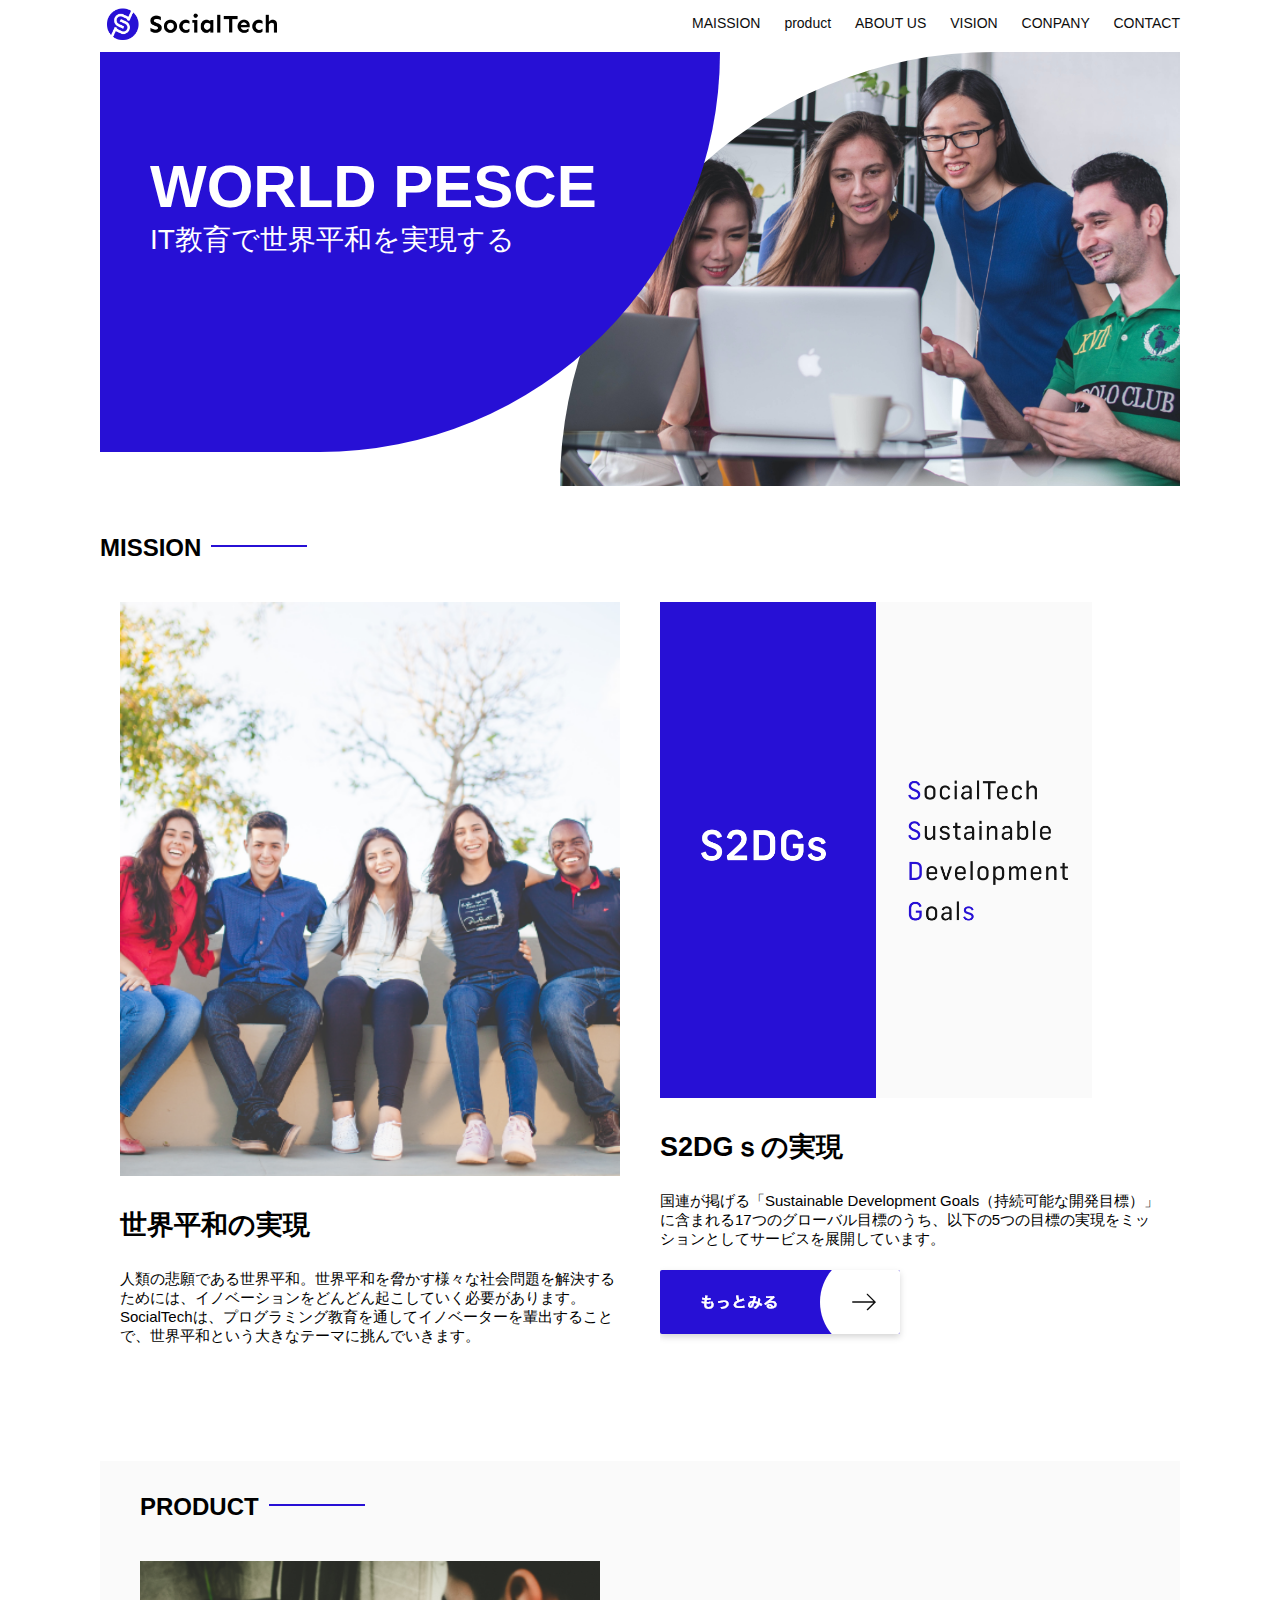
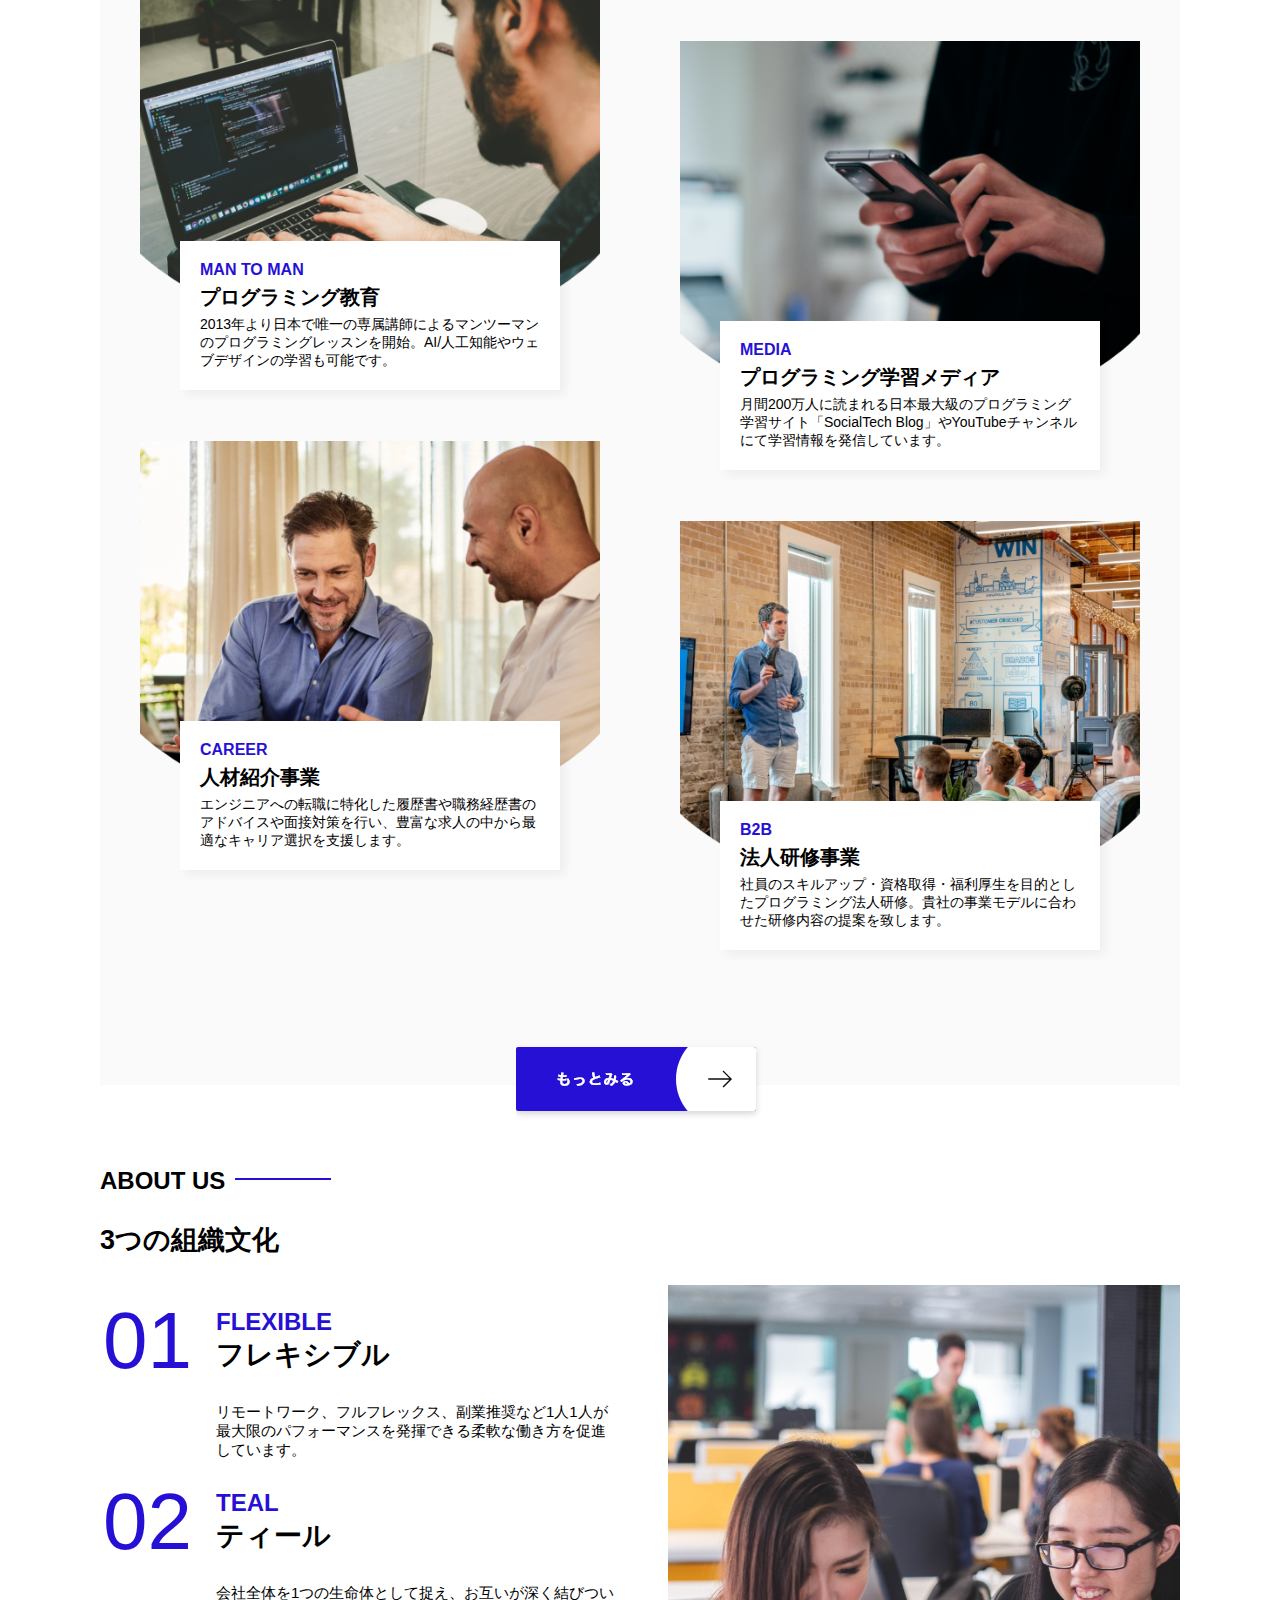
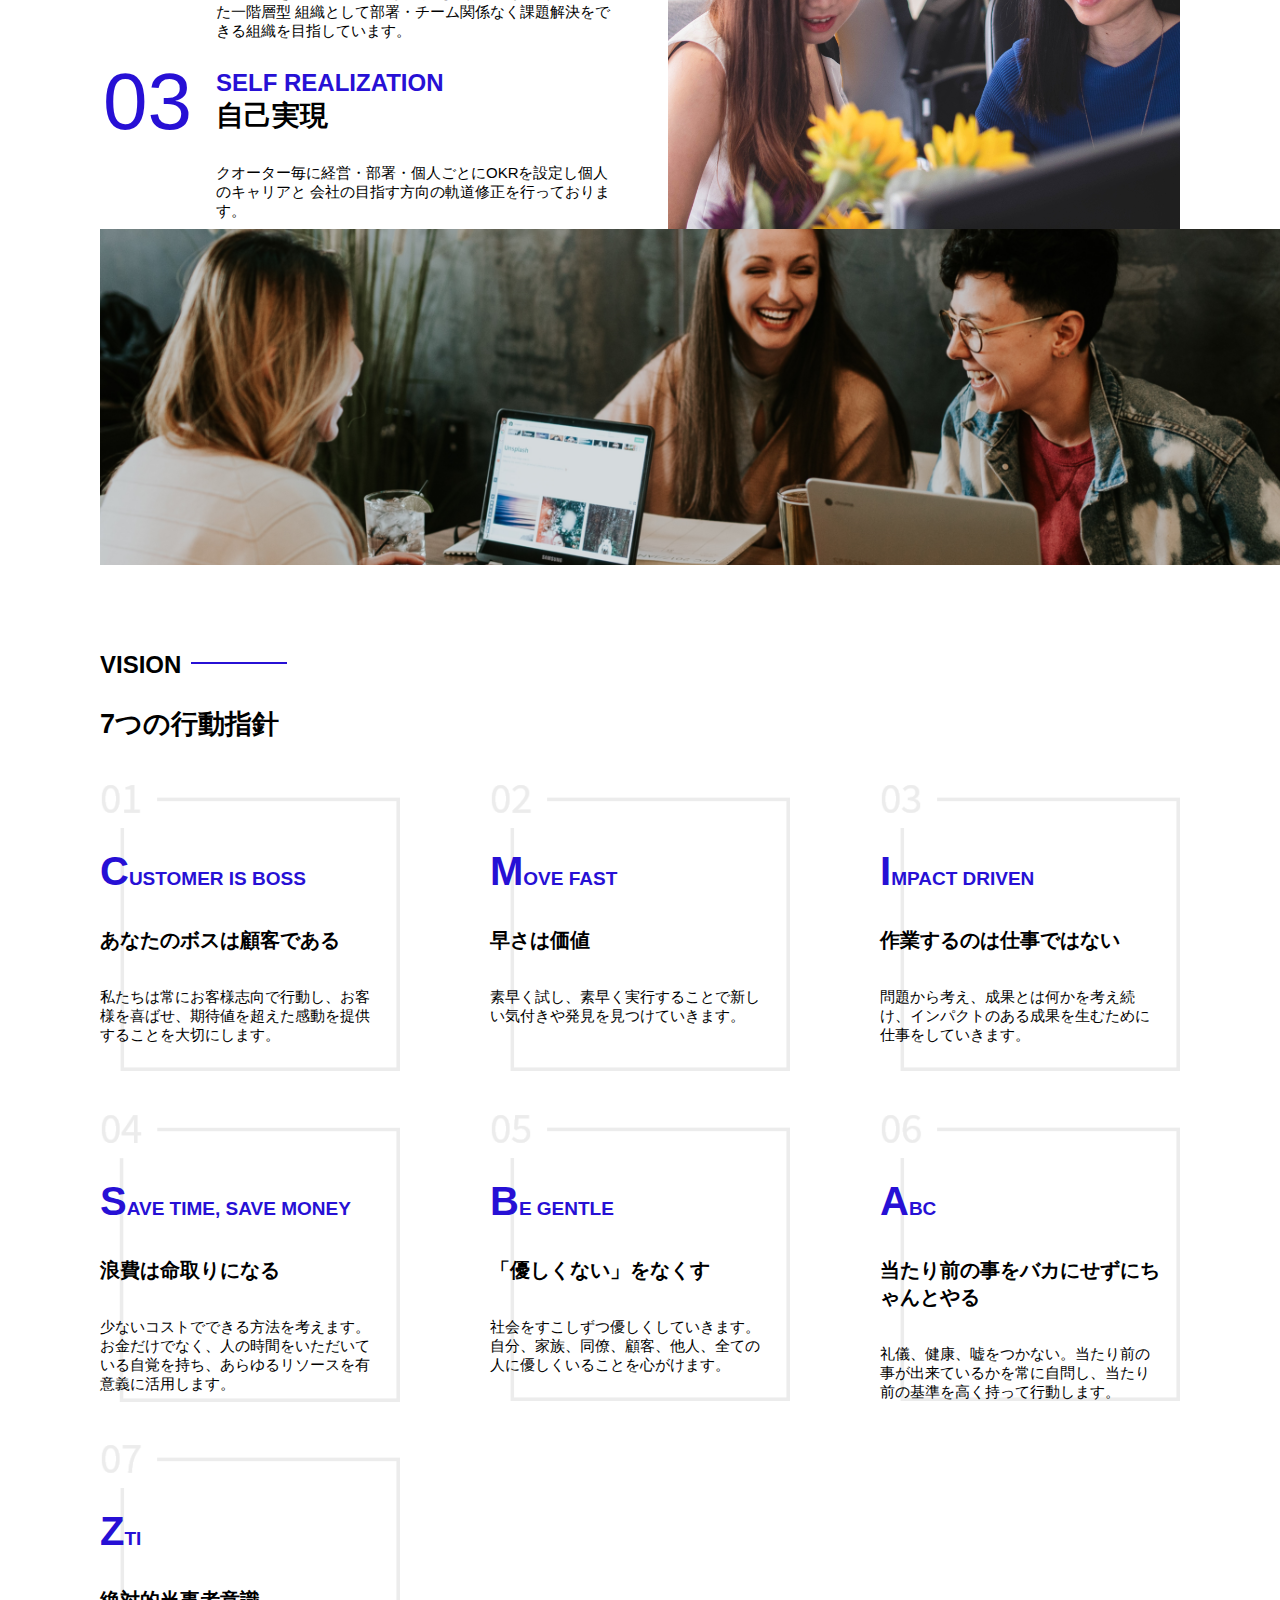
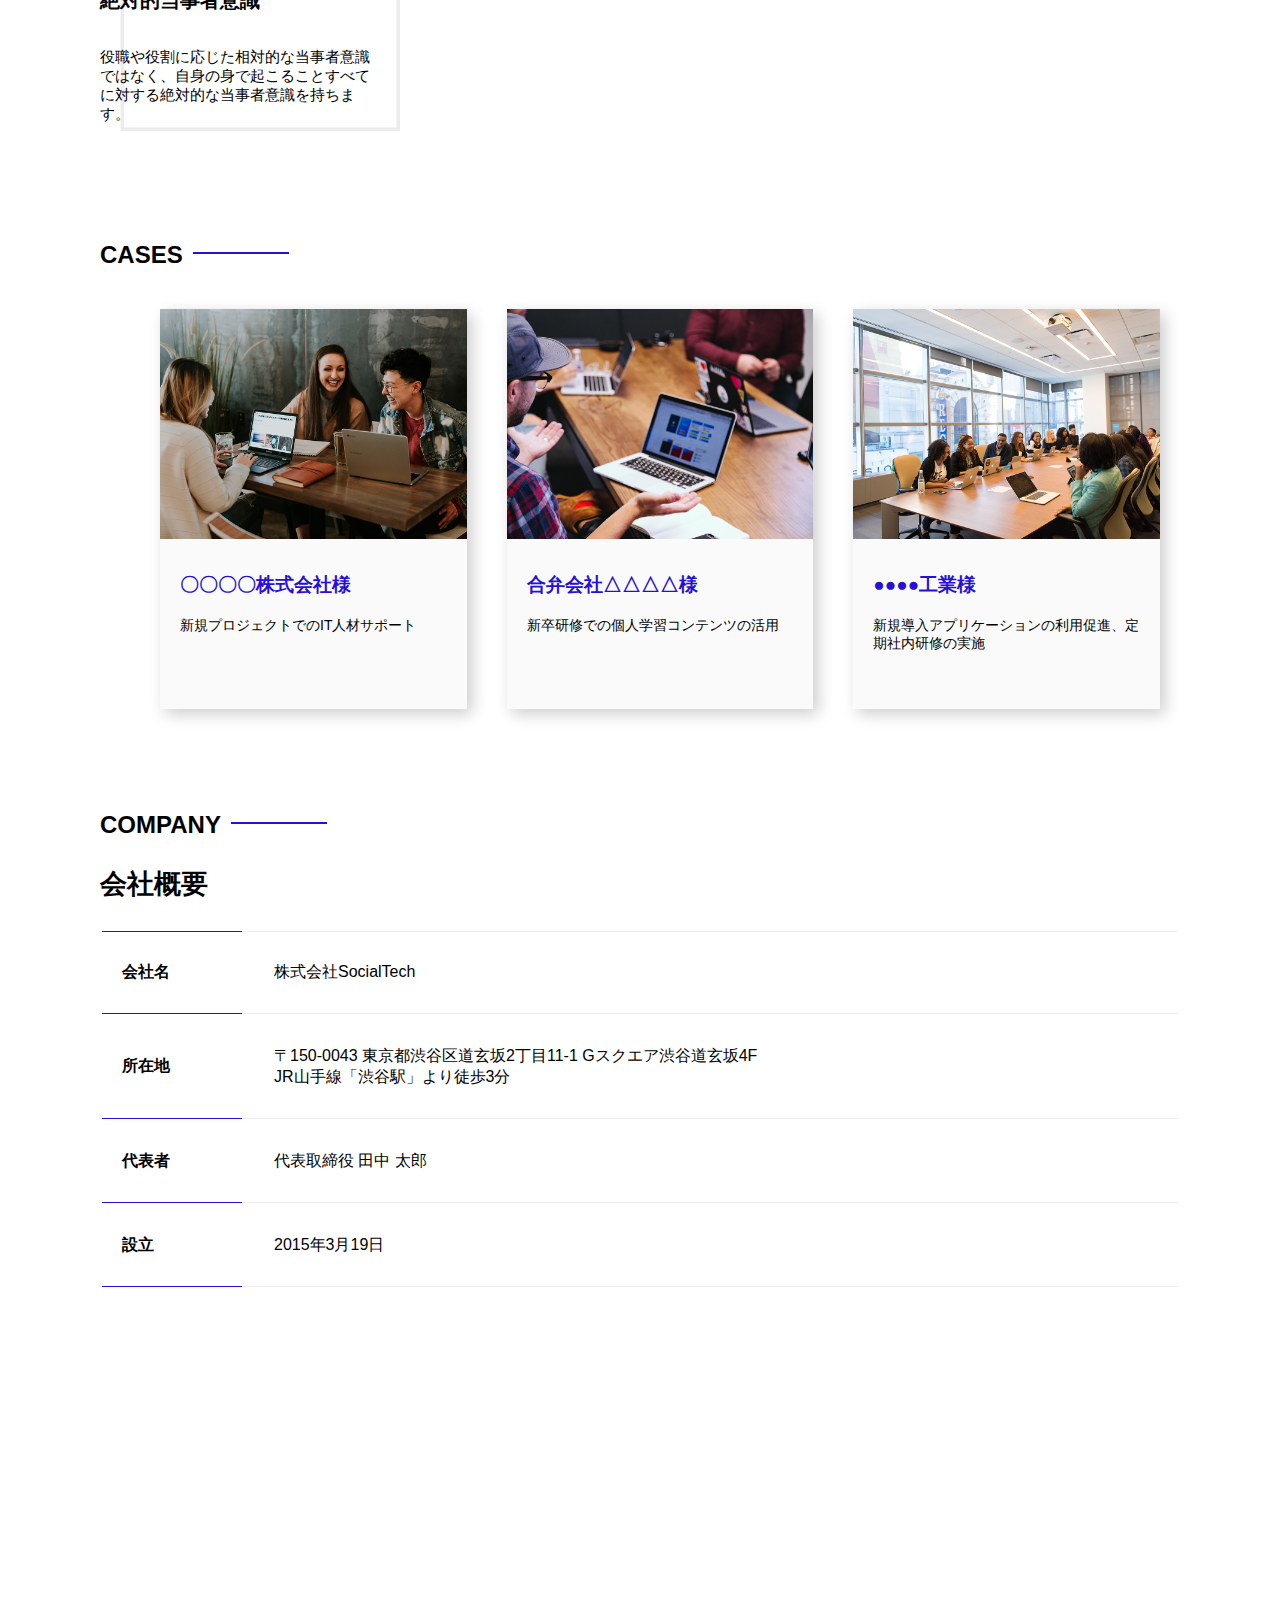
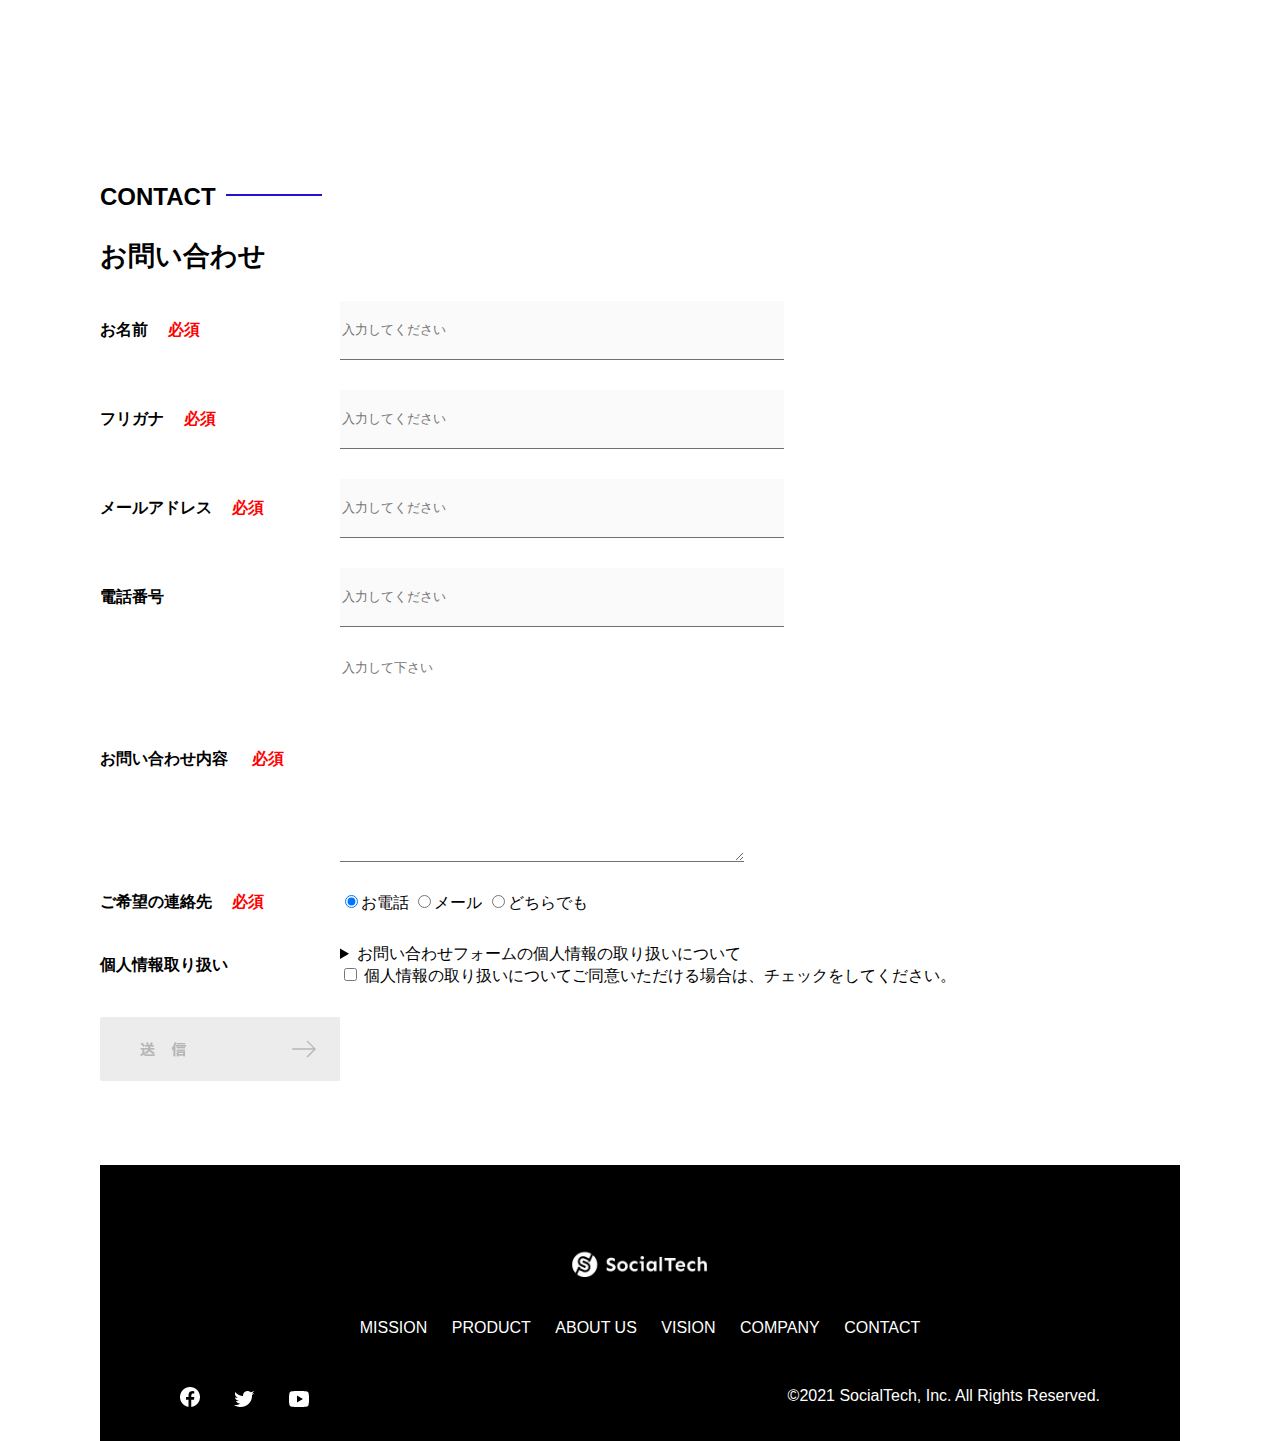
<file: index.html>
<!DOCTYPE html>
<html>
  <head>
    <title>SocialTech</title>
    <meta charset="UTF-8">
    <meta name="description" content="SocialTechはEdTech業界のリーディングカンパニーを目指します。">
    <meta name="viewport" content="width=device-width,initial-scale=1.0">
    <meta name="twitter:card" content="Twitterカードの種類">
    <meta name="twitter:site" content="Twitterのユーザー名">
    <meta property="og:url" content="ページのURL">
    <meta property="og:title" content="ページのタイトル">
    <meta property="og:description" content="ページの説明文">
    <meta property="og:image" content="画像のURL">
    <link rel="stylesheet"href=style.css>
  </head>
  <body>
    <header>
      <a href="index.html" id="logo"><img src="images/logo.png" alt="トップページに戻る"></a>
      
      <nav id="nav-pc">
        <a href="mission.html">MAISSION</a>
        <a href="product.html">product</a>
        <a href="index.html#aboutus">ABOUT US</a>
        <a href="index.html#vision">VISION</a>
        <a href="index.html#company">CONPANY</a>
        <a href="index.html#contact">CONTACT</a>
      </nav>
      <img id="menu-sp" src="images/button-menu.png"alt="ナビゲーションを開く" onclick="document.getElementById('nav-sp').style.display = 'block'">
      
      <nav id="nav-sp">
        <img id="close" src="images/button-close.png" alt="ナビゲーションを閉じる" onclick="document.getElementById('nav-sp').style.display = 'none'">
        <a id="logo-sp" href="index.html" onclick="document.getElementById('nav-sp').style.display = 'none'"><img
            src="images/logo-sp.png" alt="トップページに戻る"></a>
        <a class="menu" href="mission.html" onclick="document.getElementById('nav-sp').style.display = 'none'">MISSION</a>
        <a class="menu" href="product.html" onclick="document.getElementById('nav-sp').style.display = 'none'">PRODUCT</a>
        <a class="menu" href="index.html#aboutus" onclick="document.getElementById('nav-sp').style.display = 'none'">ABOUT
          US</a>
        <a class="menu" href="index.html#vision"
          onclick="document.getElementById('nav-sp').style.display = 'none'">VISION</a>
        <a class="menu" href="index.html#company"
          onclick="document.getElementById('nav-sp').style.display = 'none'">COMPANY</a>
        <a class="menu" href="index.html#contact"
          onclick="document.getElementById('nav-sp').style.display = 'none'">CONTACT</a>
        <div id="sns">
          <a href="https://www.facebook.com/sejuku2013"><img src="images/button-facebook.png" alt="Facebookのリンク"></a>
          <a href="https://twitter.com/samuraijuku"><img src="images/button-twitter.png" alt="Twitterのリンク"></a>
          <a href="https://www.youtube.com/channel/UCCFOQO5aDK0xXam4cUQXT8g"><img src="images/button-youtube.png" alt="YouTubeのリンク"></a>
        </div>
      </nav>
    </header>


    
    
    
    
    
    
    
    
    
    
    <main>
      <article>
        <section id="main-visual">
        <div id="main-message">
          <h1>WORLD PESCE</h1>
          <p>IT教育で世界平和を実現する</p>
        </div>
        <img src="images/index/index-main.png"alt="PCの周りに集まる多国籍の仲間たち">
        </section>
      </article>
      
      <section id="mission">
        <h2 class="index-h2">MISSION</h2>
        <div id="mission-frex">
          <div>
            <img id="mission-photo"src="images/index/index-mission.png" alt="屋外のベンチで写真を撮影する多国籍の仲間たち">
            <h3>世界平和の実現</h3>
            <p>人類の悲願である世界平和。世界平和を脅かす様々な社会問題を解決するためには、イノベーションをどんどん起こしていく必要があります。SocialTechは、プログラミング教育を通してイノベーターを輩出することで、世界平和という大きなテーマに挑んでいきます。</p>
          </div>
          <div>
            <img id="s2dgs" src="images/index/s2dgs.png" alt="S2DGs">
            <h3>S2DGｓの実現</h3>
            <p>国連が掲げる「Sustainable Development Goals（持続可能な開発目標）」に含まれる17つのグローバル目標のうち、以下の5つの目標の実現をミッションとしてサービスを展開しています。</p>
            <a　href="mission.html"><img src="images/button-more.png" alt="もっとみる"></a>
          </div>
        </div>
      </section>
      

      <section id="product">
        <h2 class="index-h2">PRODUCT</h2>
        <div>
          <div id="product-left">
            <div>
              <img class="product-photo" src="images/index/index-mantoman.png" alt="PCでコードを書く男性">
              <div class="product-explain">
                <span>MAN TO MAN</span>
                <h3>プログラミング教育</h3>
                <p>2013年より日本で唯一の専属講師によるマンツーマンのプログラミングレッスンを開始。AI/人工知能やウェブデザインの学習も可能です。</p>
              </div>
            </div>
            <div>
              <img class="product-photo" src="images/index/index-career.png" alt="笑顔で話し合う2人の男性">
              <div class="product-explain">
                <span>CAREER</span>
                <h3>人材紹介事業</h3>
                <p>エンジニアへの転職に特化した履歴書や職務経歴書のアドバイスや面接対策を行い、豊富な求人の中から最適なキャリア選択を支援します。</p>
              </div>
            </div>
          </div>
          
          <div id="product-right">
             <div>
               <img class="product-photo" src="images/index/index-media.png" alt="スマートフォンを操作する人">
               <div class="product-explain">
                 <span>MEDIA</span>
                 <h3>プログラミング学習メディア</h3>
                 <p>月間200万人に読まれる日本最大級のプログラミング学習サイト「SocialTech Blog」やYouTubeチャンネルにて学習情報を発信しています。</p>
               </div>
             </div>
             <div>
               <img class="product-photo" src="images/index/index-b2b.png" alt="講演中の男性とそれを聴く人々">
               <div class="product-explain">
                 <span>B2B</span>
                 <h3>法人研修事業</h3>
                 <p>社員のスキルアップ・資格取得・福利厚生を目的としたプログラミング法人研修。貴社の事業モデルに合わせた研修内容の提案を致します。</p>
               </div>
             </div>
           </div>
         </div>
         <div>
           <a id="product-more" href="product.html">
             <img src="images/button-more.png" alt="もっとみる">
           </a>
         </div>
      </section>



      <section id="aboutus">
        <h2 class="index-h2">ABOUT US</h2>
        <h3>3つの組織文化</h3>
        <div>
          <table class="culture-table">
            <tr>
              <td>
                <span class="culture-num">01</span>
              </td>
              <td>
                <span class="culture-en">FLEXIBLE</span>
                 <span class="culture-jp">フレキシブル</span>
              </td>
            </tr>
            <tr>
              <td></td>
              <td><p class="culture-description">
                リモートワーク、フルフレックス、副業推奨など1人1人が最大限のパフォーマンスを発揮できる柔軟な働き方を促進しています。
             </p> </td>
            </tr>
            <tr>
              <td>
                <span class="culture-num">02</span>
              </td>
              <td>
                <span class="culture-en">TEAL</span>
                 <span class="culture-jp">ティール</span>
              </td>
            </tr>
            <tr>
              <td>

              </td>
              <td>
                <p class="culture-description">
                  会社全体を1つの生命体として捉え、お互いが深く結びついた一階層型
                  組織として部署・チーム関係なく課題解決をできる組織を目指しています。
                </p>
              </td>
            </tr>
            <tr>
              <td>
                <span class="culture-num">03</span>
              </td>
              <td>
                <span class="culture-en">SELF REALIZATION</span>
                <span class="culture-jp">自己実現</span>
              </td>
            </tr>
            <tr>
              <td>

              </td>
              <td>
                <p class="culture-description">
                  クオーター毎に経営・部署・個人ごとにOKRを設定し個人のキャリアと
                  会社の目指す方向の軌道修正を行っております。
                </p>
              </td>
            </tr>
          </table>
          <img class="culture-img" src="images/index/index-aboutus1.png" alt="笑顔で話し合う2人の女性">
        </div>
        <img class="culture-img2" src="images/index/index-aboutus2.png" alt="笑顔で話し合う3人の男女">
      </section>

      <section id="vision">
        <h2 class="index-h2">VISION</h2>
        <h3>7つの行動指針</h3>
        <div>
          <div class="vision-box">
            <img src="images/index/vision-01.png" alt="01">
            <span>
              <h4>CUSTOMER IS BOSS</h4>
              <h5>あなたのボスは顧客である</h5>
              <p>私たちは常にお客様志向で行動し、お客様を喜ばせ、期待値を超えた感動を提供することを大切にします。</p>
            </span>
          </div>
           <div class="vision-box">
             <img src="images/index/vision-02.png" alt="02">
             <span>
               <h4>MOVE FAST</h4>
               <h5>早さは価値</h5>
               <p>素早く試し、素早く実行することで新しい気付きや発見を見つけていきます。</p>
             </span>
           </div>
           <div class="vision-box">
             <img src="images/index/vision-03.png" alt="03">
             <span>
               <h4>IMPACT DRIVEN</h4>
               <h5>作業するのは仕事ではない</h5>
               <p>問題から考え、成果とは何かを考え続け、インパクトのある成果を生むために仕事をしていきます。</p>
             </span>
           </div>
           <div class="vision-box">
             <img src="images/index//vision-04.png" alt="04">
             <span>
               <h4>SAVE TIME, SAVE MONEY</h4>
               <h5>浪費は命取りになる</h5>
               <p>少ないコストでできる方法を考えます。お金だけでなく、人の時間をいただいている自覚を持ち、あらゆるリソースを有意義に活用します。</p>
             </span>
           </div>
           <div class="vision-box">
             <img src="images/index/vision-05.png" alt="05">
             <span>
               <h4>BE GENTLE</h4>
               <h5>「優しくない」をなくす</h5>
               <p>社会をすこしずつ優しくしていきます。自分、家族、同僚、顧客、他人、全ての人に優しくいることを心がけます。</p>
             </span>
           </div>
           <div class="vision-box">
             <img src="images/index/vision-06.png" alt="06">
             <span>
               <h4>ABC</h4>
               <h5>当たり前の事をバカにせずにちゃんとやる</h5>
               <p>礼儀、健康、嘘をつかない。当たり前の事が出来ているかを常に自問し、当たり前の基準を高く持って行動します。</p>
             </span>
           </div>
           <div class="vision-box">
             <img src="images/index/vision-07.png" alt="07">
             <span>
               <h4>ZTI</h4>
               <h5>絶対的当事者意識</h5>
               <p>役職や役割に応じた相対的な当事者意識ではなく、自身の身で起こることすべてに対する絶対的な当事者意識を持ちます。</p>
             </span>
           </div>
          </div>
        </div>
      </section>

      <section id="cases">
        <h2 class="index-h2">CASES</h2>
        <ul>
          <li class="case-card">
            <img class="case-img" src="images/case-1.png" alt="仲良く語り合う3人">
            <div class="case-info">
              <h3 class="case-name">〇〇〇〇株式会社様</h3>
              <p class="case-content">新規プロジェクトでのIT人材サポート</p>
            </div>
          </li>
          <li class="case-card">
            <img class="case-img" src="images/case-2.png" alt="PCでコンテンツを見る">
            <div class="case-info">
              <h3 class="case-name">合弁会社△△△△様</h3>
              <p class="case-content">新卒研修での個人学習コンテンツの活用</p>
            </div>
          </li>
          <li class="case-card">
            <img class="case-img" src="images/case-3.png" alt="社内研修中の会議室">
            <div class="case-info">
              <h3 class="case-name">	●●●●工業様</h3>
              <p class="case-content">新規導入アプリケーションの利用促進、定期社内研修の実施</p>
            </div>
          </li>
        </ul>

      </section>
      
      
      <section id="company">
        <h2 class="index-h2">COMPANY</h2>
        <h3>会社概要</h3>
        <table id="company-table">
          <tr>
            <th class="tableheader-first">会社名</th>
            <td class="cell-first">株式会社SocialTech</td>
          </tr>
          <tr>
            <th class="tableheader">所在地</th>
            <td class="cell">〒150-0043 東京都渋谷区道玄坂2丁目11-1 Gスクエア渋谷道玄坂4F<br>JR山手線「渋谷駅」より徒歩3分</td>
          </tr>
          <tr>
            <th class="tableheader">代表者</th>
            <td class="cell">代表取締役 田中 太郎</td>
          </tr>
          <tr>
            <th class="tableheader">設立</th>
            <td class="cell">2015年3月19日</td>
          </tr>
        </table>
        <iframe src="https://www.google.com/maps/embed?pb=!1m18!1m12!1m3!1d3241.7759544892483!2d139.69399665123464!3d35.65789123876098!2m3!1f0!2f0!3f0!3m2!1i1024!2i768!4f13.1!3m3!1m2!1s0x60188caa0042e8d1%3A0xba130bea826a7aa2!2z44CSMTUwLTAwNDMg5p2x5Lqs6YO95riL6LC35Yy66YGT546E5Z2C77yS5LiB55uu77yR77yR4oiS77yR!5e0!3m2!1sja!2sjp!4v1636872991912!5m2!1sja!2sjp"
        style="border:0;" allowfullscreen="" loading="lazy">
        </iframe>
   
      </section>


      <section id="contact">
        <h2 class="index-h2">CONTACT</h2>
      <h3>お問い合わせ</h3>
      <form action="https://api.staticforms.xyz/submit" method="post">
        <input type="text" name="honeypot" style="display:none">
        <input type="hidden" name="accessKey" value="c3484c7c-7d62-4b83-9fb9-e33baaa3fc57">
        <input type="hidden" name="subject" value="Webサイトからお問い合わせがありました>
        <input type="hidden" name="replyTo" value="shun234234@outlook.jp">
        <input type="hidden" name="redirectTo" value="">

      <div>
        <div class="contact-heading">
          <label class="contact-label">お名前<span class="contact-span">必須</span></label>
        </div>
        <div>
          <input type="text" name="name" placeholder="入力してください" class="contact-textbox">
        </div>
      </div>
      

    
      <div>
        <div class="contact-heading">
          <label class="contact-label">フリガナ<span class="contact-span">必須</span></label>
        </div>
        <div>
          <input type="text" name="hurigana" placeholder="入力してください" class="contact-textbox">
        </div>
      </div>

      <div>
        <div class="contact-heading">
          <label class="contact-label">メールアドレス<span class="contact-span">必須</span></label>
        </div>
        <div>
          <input type="text" name="email" placeholder="入力してください" class="contact-textbox">
        </div>
      </div>

      <div>
        <div class="contact-heading">
          <label class="contact-label">電話番号</label>
        </div>
        <div>
          <input type="text" name="tel" placeholder="入力してください" class="contact-textbox">
        </div>
      </div>
      <div>
        <div class="contact-heading">
          <label class="contact-label">お問い合わせ内容 <span class="contact-span">必須</span></label>
        </div>
        <textarea class="contact-textarea"placeholder="入力して下さい"name="message"></textarea>
      </div>
      
        <div>
          <div class="contact-heading">
            <label class="contact-label">ご希望の連絡先<span class="contact-span">必須</span></label>
          </div>
          <div>
            <input class="radiobutton" type="radio"value="tel"name="contact" checked ><label>お電話</label>
            <input class="radiobutton" type="radio"value="mail"name="contact"  ><label>メール</label>
            <input class="radiobutton" type="radio"value="both" name="contact" ><label>どちらでも</label>
          </div>
        </div>

        <div>
          <div class="contact-heading">
            <label class="contact-label">個人情報取り扱い</label>
          </div>
          <div>
            <details>
              <summary>お問い合わせフォームの個人情報の取り扱いについて</summary>
                 <div>
                   <span>１．組織の名称又は氏名</span><br>
                   株式会社SocialTech<br><br>
                   <span>２．個人情報保護管理者（若しくはその代理人）の氏名又は職名、所属及び連絡先
                     鈴木 一郎 コーポレート部</span><br>
                   メールアドレス：support@socialtech.net<br>
                   TEL：03-xxxx-xxxx<br>
                   <span>３．個人情報の利用目的</span><br>
                   ・本サービス及び本サービスに関連する情報の提供又はそれらに関する連絡のため<br>
                   ・ユーザーの本人確認のため<br>
                   ・当社サービスのご案内のため<br>
                   ・当社の商品等の広告または宣伝（電子メールによるものを含むものとします。）<br><br>
                   <span>４．個人情報の取り扱い業務の委託</span><br>
                   個人情報の取扱業務の全部または一部を外部に業務委託する場合があります。<br>
                   その際、弊社は、個人情報を適切に保護できる管理体制を敷き実行していることを条件として<br>
                   委託先を厳選したうえで、機密保持契約を委託先と締結し、お客様の個人情報を厳密に管理させます。<br><br>
                   <span>５．個人情報の開示等の請求</span><br>
                   お客様は、弊社に対してご自身の個人情報の開示等（利用目的の通知、開示、内容の訂正・追加・削除、利用の停止または消去、第三者への提供の停止）に関して、当社問合わせ窓口に申し出ることができます。<br>
                   その際、弊社はお客様ご本人を確認させていただいたうえで、合理的な期間内に対応いたします。<br><br>
                   なお、個人情報に関する弊社問合わせ先は、次の通りです。<br><br>
                   株式会社SocialTech　個人情報問合せ窓口<br>
                   〒150-0043　東京都渋谷区道玄坂2丁目11-1 Ｇスクエア渋谷道玄坂 4F<br>
                   メールアドレス：support@socialtech.net　TEL：03-xxxx-xxxx<br><br>
                   <span>６．個人情報を提供されることの任意性について</span><br><br>
                   お客様がご自身の個人情報を弊社に提供されるか否かは、お客様のご判断によりますが、もしご提供されない場合には、適切なサービスが提供できない場合がありますので予めご了承ください。
                 </div>
            </details>
            <input type="checkbox" name="agree">
            <span>個人情報の取り扱いについてご同意いただける場合は、チェックをしてください。</span>
          </div>
        </div>
        <input type="image" src="images/button-submit.png" alt="送信する">

     </form>
   </section>




      <footer>
        <div id="footer-logo">
          <img src="images/logo-sp.png" alt="Socialtech">
        </div>
        <div id="footer-link">
          <a href="mission.html">MISSION</a>
          <a href="product.html">PRODUCT</a>
          <a href="index.htmll#aboutus">ABOUT US</a>
          <a href="index.html#vision">VISION</a>
          <a href="index.html#company">COMPANY</a>
          <a href="index.html#contact">CONTACT</a>
        </div>
        <div id="sns-footer">
          <a href="https://www.facebook.com/sejuku2013"><img src="images/button-facebook.png" alt="Facebookのリンク"></a>
          <a href="https://twitter.com/samuraijuku"><img src="images/button-twitter.png" alt="Twitterのリンク"></a>
          <a href="https://www.youtube.com/channel/UCCFOQO5aDK0xXam4cUQXT8g"><img src="images/button-youtube.png" alt="YouTubeのリンク"></a>
          <span id="copyright">&copy;2021 SocialTech, Inc. All Rights Reserved.</span>
        </div>
      </footer>
    </main>
 


  </body>
</html>
</file>
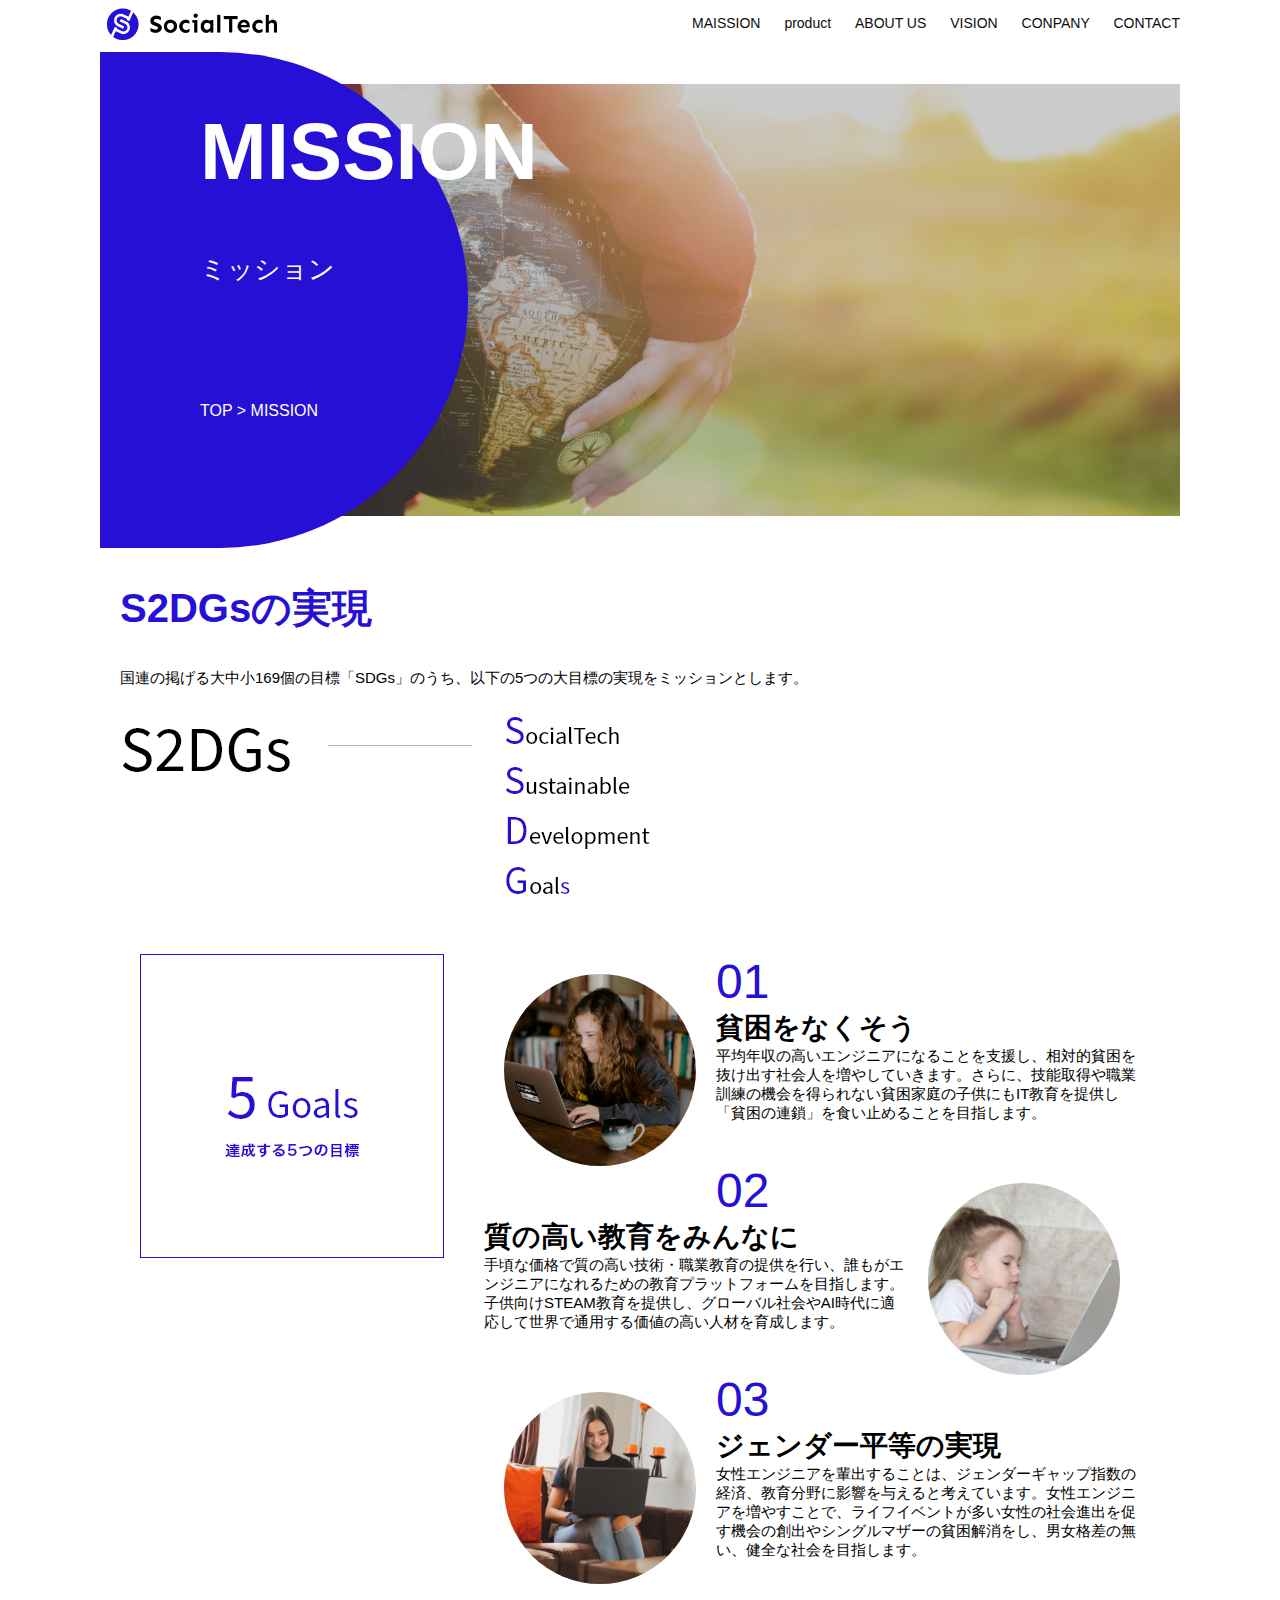
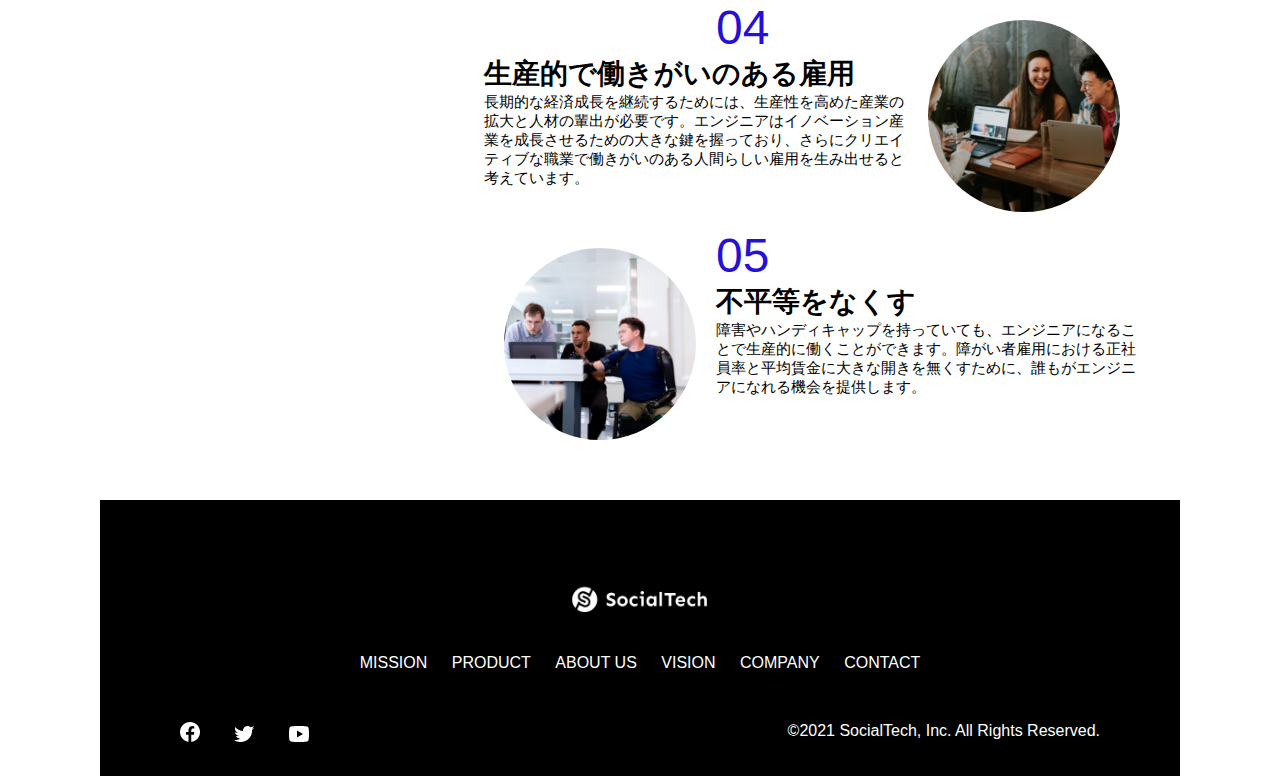
<file: mission.html>
<!DOCTYPE html>
<html>
  <head>
    <title>SocialTech</title>
    <meta charset="UTF-8">
    <meta name="description" content="SocialTechはEdTech業界のリーディングカンパニーを目指します。">
    <meta name="viewport" content="width=device-width,initial-scale=1.0">
    <link rel="stylesheet"href=style.css>
  </head>

  <body>
    <header>
      <a href="index.html" id="logo"><img src="images/logo.png" alt="トップページに戻る"></a>
      
      <nav id="nav-pc">
        <a href="mission.html">MAISSION</a>
        <a href="product.html">product</a>
        <a href="index.html#aboutus">ABOUT US</a>
        <a href="index.html#vision">VISION</a>
        <a href="index.html#company">CONPANY</a>
        <a href="index.html#contact">CONTACT</a>
      </nav>
      <img id="menu-sp" src="images/button-menu.png"alt="ナビゲーションを開く" onclick="document.getElementById('nav-sp').style.display = 'block'">
      
      <nav id="nav-sp">
        <img id="close" src="images/button-close.png" alt="ナビゲーションを閉じる" onclick="document.getElementById('nav-sp').style.display = 'none'">
        <a id="logo-sp" href="index.html" onclick="document.getElementById('nav-sp').style.display = 'none'"><img
            src="images/logo-sp.png" alt="トップページに戻る"></a>
        <a class="menu" href="mission.html" onclick="document.getElementById('nav-sp').style.display = 'none'">MISSION</a>
        <a class="menu" href="product.html" onclick="document.getElementById('nav-sp').style.display = 'none'">PRODUCT</a>
        <a class="menu" href="index.html#aboutus" onclick="document.getElementById('nav-sp').style.display = 'none'">ABOUT
          US</a>
        <a class="menu" href="index.html#vision"
          onclick="document.getElementById('nav-sp').style.display = 'none'">VISION</a>
        <a class="menu" href="index.html#company"
          onclick="document.getElementById('nav-sp').style.display = 'none'">COMPANY</a>
        <a class="menu" href="index.html#contact"
          onclick="document.getElementById('nav-sp').style.display = 'none'">CONTACT</a>
        <div id="sns">
          <a href="https://www.facebook.com/sejuku2013"><img src="images/button-facebook.png" alt="Facebookのリンク"></a>
          <a href="https://twitter.com/samuraijuku"><img src="images/button-twitter.png" alt="Twitterのリンク"></a>
          <a href="https://www.youtube.com/channel/UCCFOQO5aDK0xXam4cUQXT8g"><img src="images/button-youtube.png" alt="YouTubeのリンク"></a>
        </div>
      </nav>
    </header>
    <main>
      <article>
         <section id="mission-main">
           <div id="mission-title">
             <h1>MISSION</h1>
             <span>ミッション</span>
             <div>TOP > MISSION</div>
           </div>
         </section>
         
         <section id="mission-s2dgs">
          <h2 class="mission-h2">S2DGsの実現</h2>
          <p>国連の掲げる大中小169個の目標「SDGs」のうち、以下の5つの大目標の実現をミッションとします。</p>
          <img src="images/mission/mission-s2dgs.png" alt="S2DGs">
        </section>


        

        <section id="mission-5goals">
          <div>
            <img id="s2dgs-image" src="images/mission/mission-5goals.png" alt="5Goals">
          </div>

          <div>
            <div>
              <img class="fivegoals-image-left" src="images/mission/mission-5goals01.png" alt="PCを操作する女の子">
              <span class="fivegoals-number">01</span>
              <h3 class="fivegoals-h3">貧困をなくそう</h3>
              <p class="fivegoals-p">
                平均年収の高いエンジニアになることを支援し、相対的貧困を抜け出す社会人を増やしていきます。さらに、技能取得や職業訓練の機会を得られない貧困家庭の子供にもIT教育を提供し「貧困の連鎖」を食い止めることを目指します。
              </p>
            </div>

            <div>
              <img class="fivegoals-image-right" src="images/mission/mission-5goals02.png" alt="PCを見つめる小さい女の子">
              <span class="fivegoals-number">02</span>
              <h3 class="fivegoals-h3">質の高い教育をみんなに</h3>
              <p class="fivegoals-p">
                手頃な価格で質の高い技術・職業教育の提供を行い、誰もがエンジニアになれるための教育プラットフォームを目指します。子供向けSTEAM教育を提供し、グローバル社会やAI時代に適応して世界で通用する価値の高い人材を育成します。
              </p>
            </div>
            <div>
              <img class="fivegoals-image-left" src="images/mission/mission-5goals03.png" alt="PCを操作する女性">
              <span class="fivegoals-number">03</span>
              <h3 class="fivegoals-h3">ジェンダー平等の実現</h3>
              <p class="fivegoals-p">
                女性エンジニアを輩出することは、ジェンダーギャップ指数の経済、教育分野に影響を与えると考えています。女性エンジニアを増やすことで、ライフイベントが多い女性の社会進出を促す機会の創出やシングルマザーの貧困解消をし、男女格差の無い、健全な社会を目指します。
              </p>
            </div>
    
            <div>
              <img class="fivegoals-image-right" src="images/mission/mission-5goals04.png" alt="笑顔で話し合う3人の男女">
              <span class="fivegoals-number">04</span>
              <h3 class="fivegoals-h3">生産的で働きがいのある雇用</h3>
              <p class="fivegoals-p">
                長期的な経済成長を継続するためには、生産性を高めた産業の拡大と人材の輩出が必要です。エンジニアはイノベーション産業を成長させるための大きな鍵を握っており、さらにクリエイティブな職業で働きがいのある人間らしい雇用を生み出せると考えています。
              </p>
            </div>
    
            <div>
              <img class="fivegoals-image-left" src="images/mission/mission-5goals05.png" alt="障害を持つ男性が生き生きと働く様子">
              <span class="fivegoals-number">05</span>
              <h3 class="fivegoals-h3">不平等をなくす</h3>
              <p class="fivegoals-p">
                障害やハンディキャップを持っていても、エンジニアになることで生産的に働くことができます。障がい者雇用における正社員率と平均賃金に大きな開きを無くすために、誰もがエンジニアになれる機会を提供します。
              </p>
            </div>
          </div>


          </div>
        </section>
      </article>





    <footer>
      <div id="footer-logo">
        <img src="images/logo-sp.png" alt="Socialtech">
      </div>
      <div id="footer-link">
        <a href="mission.html">MISSION</a>
        <a href="product.html">PRODUCT</a>
        <a href="index.htmll#aboutus">ABOUT US</a>
        <a href="index.html#vision">VISION</a>
        <a href="index.html#company">COMPANY</a>
        <a href="index.html#contact">CONTACT</a>
      </div>
      <div id="sns-footer">
        <a href="https://www.facebook.com/sejuku2013"><img src="images/button-facebook.png" alt="Facebookのリンク"></a>
        <a href="https://twitter.com/samuraijuku"><img src="images/button-twitter.png" alt="Twitterのリンク"></a>
        <a href="https://www.youtube.com/channel/UCCFOQO5aDK0xXam4cUQXT8g"><img src="images/button-youtube.png" alt="YouTubeのリンク"></a>
        <span id="copyright">&copy;2021 SocialTech, Inc. All Rights Reserved.</span>
      </div>
    </footer>
  </main>



</body>
</html>
</file>
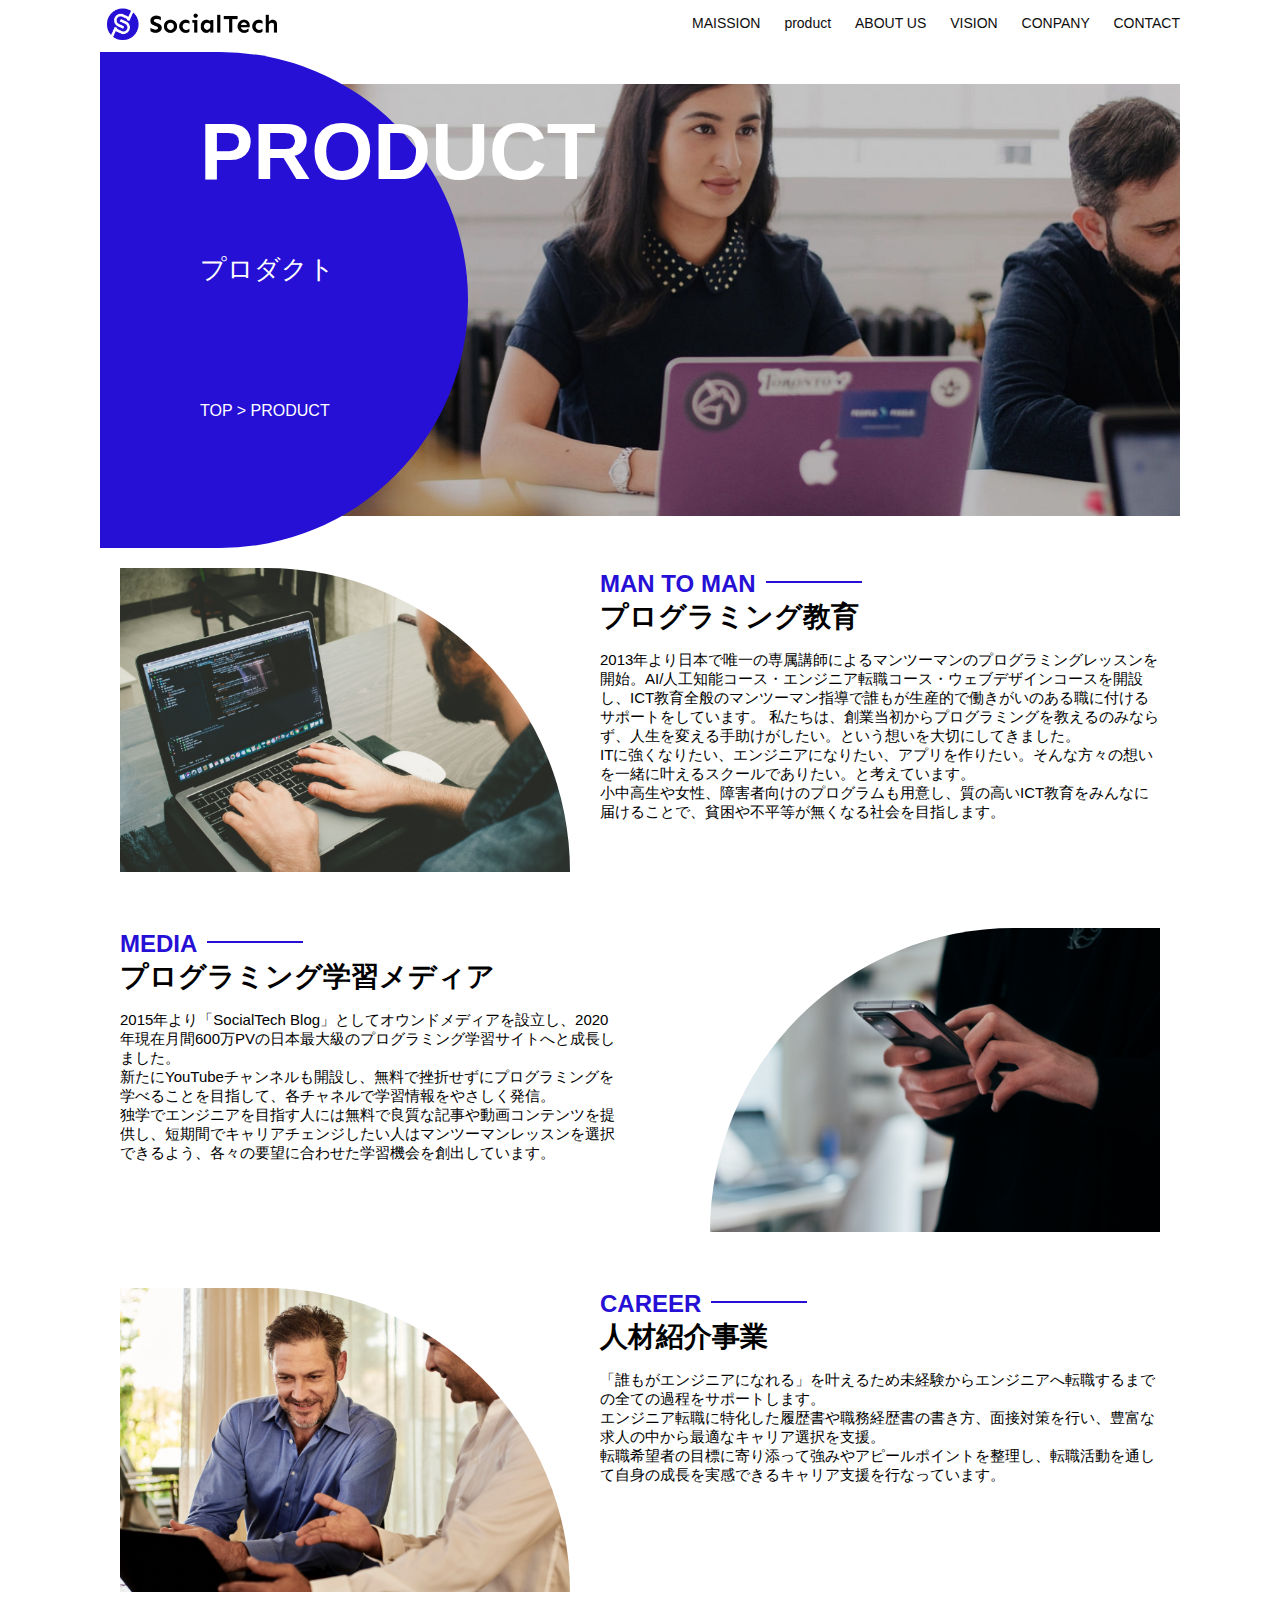
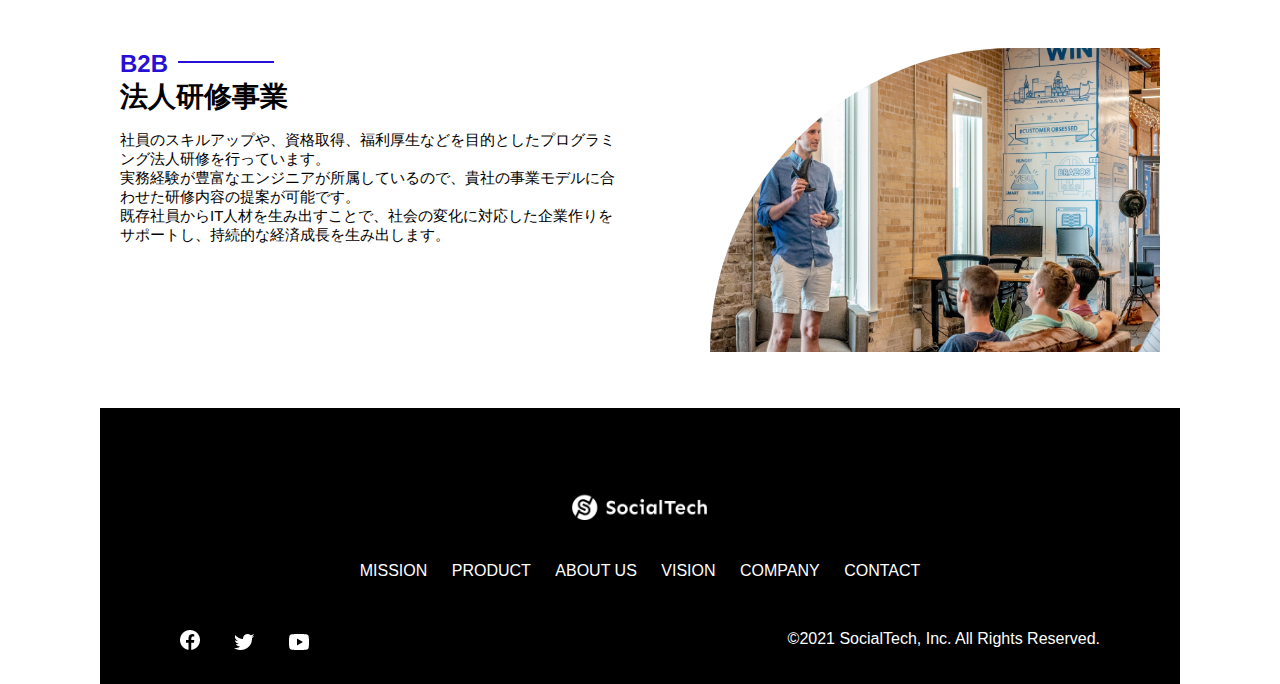
<file: product.html>
<!DOCTYPE html>
<html>
  <head>
    <title>SocialTech -PRODUCT プロダクト-</title>
    <meta charset="UTF-8">
    <meta name="description" content="SocialTechの4つのプロダクトを紹介します">
    <meta name="viewport" content="width=device-width,initial-scale=1.0">
  
    <link rel="stylesheet"href=style.css>
  </head>
  <body>
    <header>
      <a href="index.html" id="logo"><img src="images/logo.png" alt="トップページに戻る"></a>
      
      <nav id="nav-pc">
        <a href="mission.html">MAISSION</a>
        <a href="product.html">product</a>
        <a href="index.html#aboutus">ABOUT US</a>
        <a href="index.html#vision">VISION</a>
        <a href="index.html#company">CONPANY</a>
        <a href="index.html#contact">CONTACT</a>
      </nav>
      <img id="menu-sp" src="images/button-menu.png"alt="ナビゲーションを開く" onclick="document.getElementById('nav-sp').style.display = 'block'">
      
      <nav id="nav-sp">
        <img id="close" src="images/button-close.png" alt="ナビゲーションを閉じる" onclick="document.getElementById('nav-sp').style.display = 'none'">
        <a id="logo-sp" href="index.html" onclick="document.getElementById('nav-sp').style.display = 'none'"><img
            src="images/logo-sp.png" alt="トップページに戻る"></a>
        <a class="menu" href="mission.html" onclick="document.getElementById('nav-sp').style.display = 'none'">MISSION</a>
        <a class="menu" href="product.html" onclick="document.getElementById('nav-sp').style.display = 'none'">PRODUCT</a>
        <a class="menu" href="index.html#aboutus" onclick="document.getElementById('nav-sp').style.display = 'none'">ABOUT
          US</a>
        <a class="menu" href="index.html#vision"
          onclick="document.getElementById('nav-sp').style.display = 'none'">VISION</a>
        <a class="menu" href="index.html#company"
          onclick="document.getElementById('nav-sp').style.display = 'none'">COMPANY</a>
        <a class="menu" href="index.html#contact"
          onclick="document.getElementById('nav-sp').style.display = 'none'">CONTACT</a>
        <div id="sns">
          <a href="https://www.facebook.com/sejuku2013"><img src="images/button-facebook.png" alt="Facebookのリンク"></a>
          <a href="https://twitter.com/samuraijuku"><img src="images/button-twitter.png" alt="Twitterのリンク"></a>
          <a href="https://www.youtube.com/channel/UCCFOQO5aDK0xXam4cUQXT8g"><img src="images/button-youtube.png" alt="YouTubeのリンク"></a>
        </div>
      </nav>
    </header>
    <main>
      <article>
        <section id="product-main">
          <div id="product-title">
            <h1>PRODUCT</h1>
            <span>プロダクト</span>
            <div>TOP > PRODUCT</div>
          </div>
        </section>

        <section class="product-section1">
          <img src="images/product/product-mantoman.png" alt="PCでコードを書く男性">
          <div>
            <h2 class="product-h2">MAN TO MAN</h2>
            <h3 class="product-h3">プログラミング教育</h3>
            <p>
              2013年より日本で唯一の専属講師によるマンツーマンのプログラミングレッスンを開始。AI/人工知能コース・エンジニア転職コース・ウェブデザインコースを開設し、ICT教育全般のマンツーマン指導で誰もが生産的で働きがいのある職に付けるサポートをしています。
              私たちは、創業当初からプログラミングを教えるのみならず、人生を変える手助けがしたい。という想いを大切にしてきました。<br>ITに強くなりたい、エンジニアになりたい、アプリを作りたい。そんな方々の想いを一緒に叶えるスクールでありたい。と考えています。<br>小中高生や女性、障害者向けのプログラムも用意し、質の高いICT教育をみんなに届けることで、貧困や不平等が無くなる社会を目指します。
            </p>
          </div>
        </section>



        <section class="product-section2">
          <div>
            <h2 class="product-h2">MEDIA</h2>
            <h3 class="product-h3">プログラミング学習メディア</h3>
            <p>2015年より「SocialTech
              Blog」としてオウンドメディアを設立し、2020年現在月間600万PVの日本最大級のプログラミング学習サイトへと成長しました。<br>新たにYouTubeチャンネルも開設し、無料で挫折せずにプログラミングを学べることを目指して、各チャネルで学習情報をやさしく発信。<br>独学でエンジニアを目指す人には無料で良質な記事や動画コンテンツを提供し、短期間でキャリアチェンジしたい人はマンツーマンレッスンを選択できるよう、各々の要望に合わせた学習機会を創出しています。
            </p>
          </div>
          <img src="images/product/product-media.png" alt="スマートフォンを操作する人">
        </section>
        
        <section class="product-section1">
          <img src="images/product/product-career.png" alt="笑顔で話し合う2人の男性">
          <div>
            <h2 class="product-h2">CAREER</h2>
            <h3 class="product-h3">人材紹介事業</h3>
            <p>
              「誰もがエンジニアになれる」を叶えるため未経験からエンジニアへ転職するまでの全ての過程をサポートします。<br>エンジニア転職に特化した履歴書や職務経歴書の書き方、面接対策を行い、豊富な求人の中から最適なキャリア選択を支援。<br>転職希望者の目標に寄り添って強みやアピールポイントを整理し、転職活動を通して自身の成長を実感できるキャリア支援を行なっています。<br>
            </p>
          </div>
        </section>
        <section class="product-section2">
          <div>
            <h2 class="product-h2">B2B</h2>
            <h3 class="product-h3">法人研修事業</h3>
            <p>
              社員のスキルアップや、資格取得、福利厚生などを目的としたプログラミング法人研修を行っています。<br>実務経験が豊富なエンジニアが所属しているので、貴社の事業モデルに合わせた研修内容の提案が可能です。<br>既存社員からIT人材を生み出すことで、社会の変化に対応した企業作りをサポートし、持続的な経済成長を生み出します。
            </p>
          </div>
          <img src="images/product/product-b2b.png" alt="講演中の男性とそれを聴く人々">
        </section>
      </article>








    <footer>
      <div id="footer-logo">
        <img src="images/logo-sp.png" alt="Socialtech">
      </div>
      <div id="footer-link">
        <a href="mission.html">MISSION</a>
        <a href="product.html">PRODUCT</a>
        <a href="index.htmll#aboutus">ABOUT US</a>
        <a href="index.html#vision">VISION</a>
        <a href="index.html#company">COMPANY</a>
        <a href="index.html#contact">CONTACT</a>
      </div>
      <div id="sns-footer">
        <a href="https://www.facebook.com/sejuku2013"><img src="images/button-facebook.png" alt="Facebookのリンク"></a>
        <a href="https://twitter.com/samuraijuku"><img src="images/button-twitter.png" alt="Twitterのリンク"></a>
        <a href="https://www.youtube.com/channel/UCCFOQO5aDK0xXam4cUQXT8g"><img src="images/button-youtube.png" alt="YouTubeのリンク"></a>
        <span id="copyright">&copy;2021 SocialTech, Inc. All Rights Reserved.</span>
      </div>
    </footer>
  </main>



</body>
</html>
</file>
